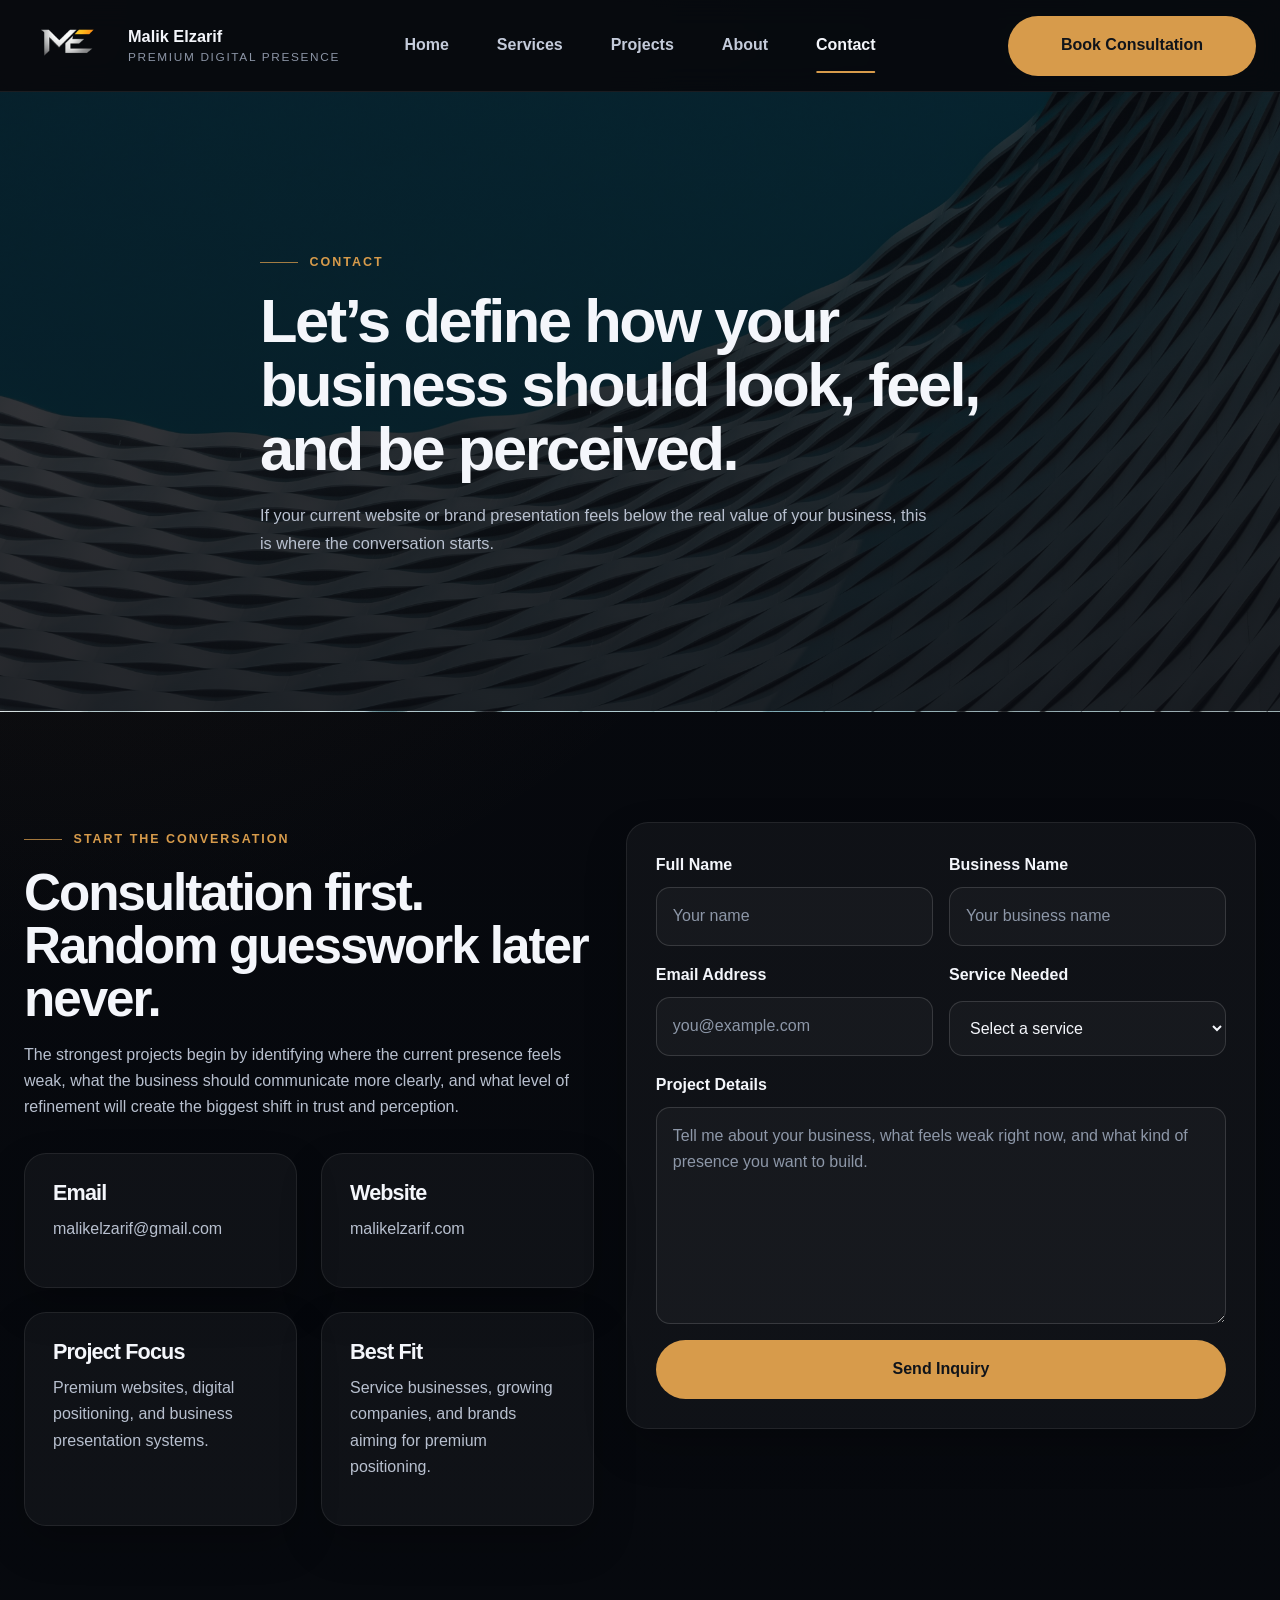
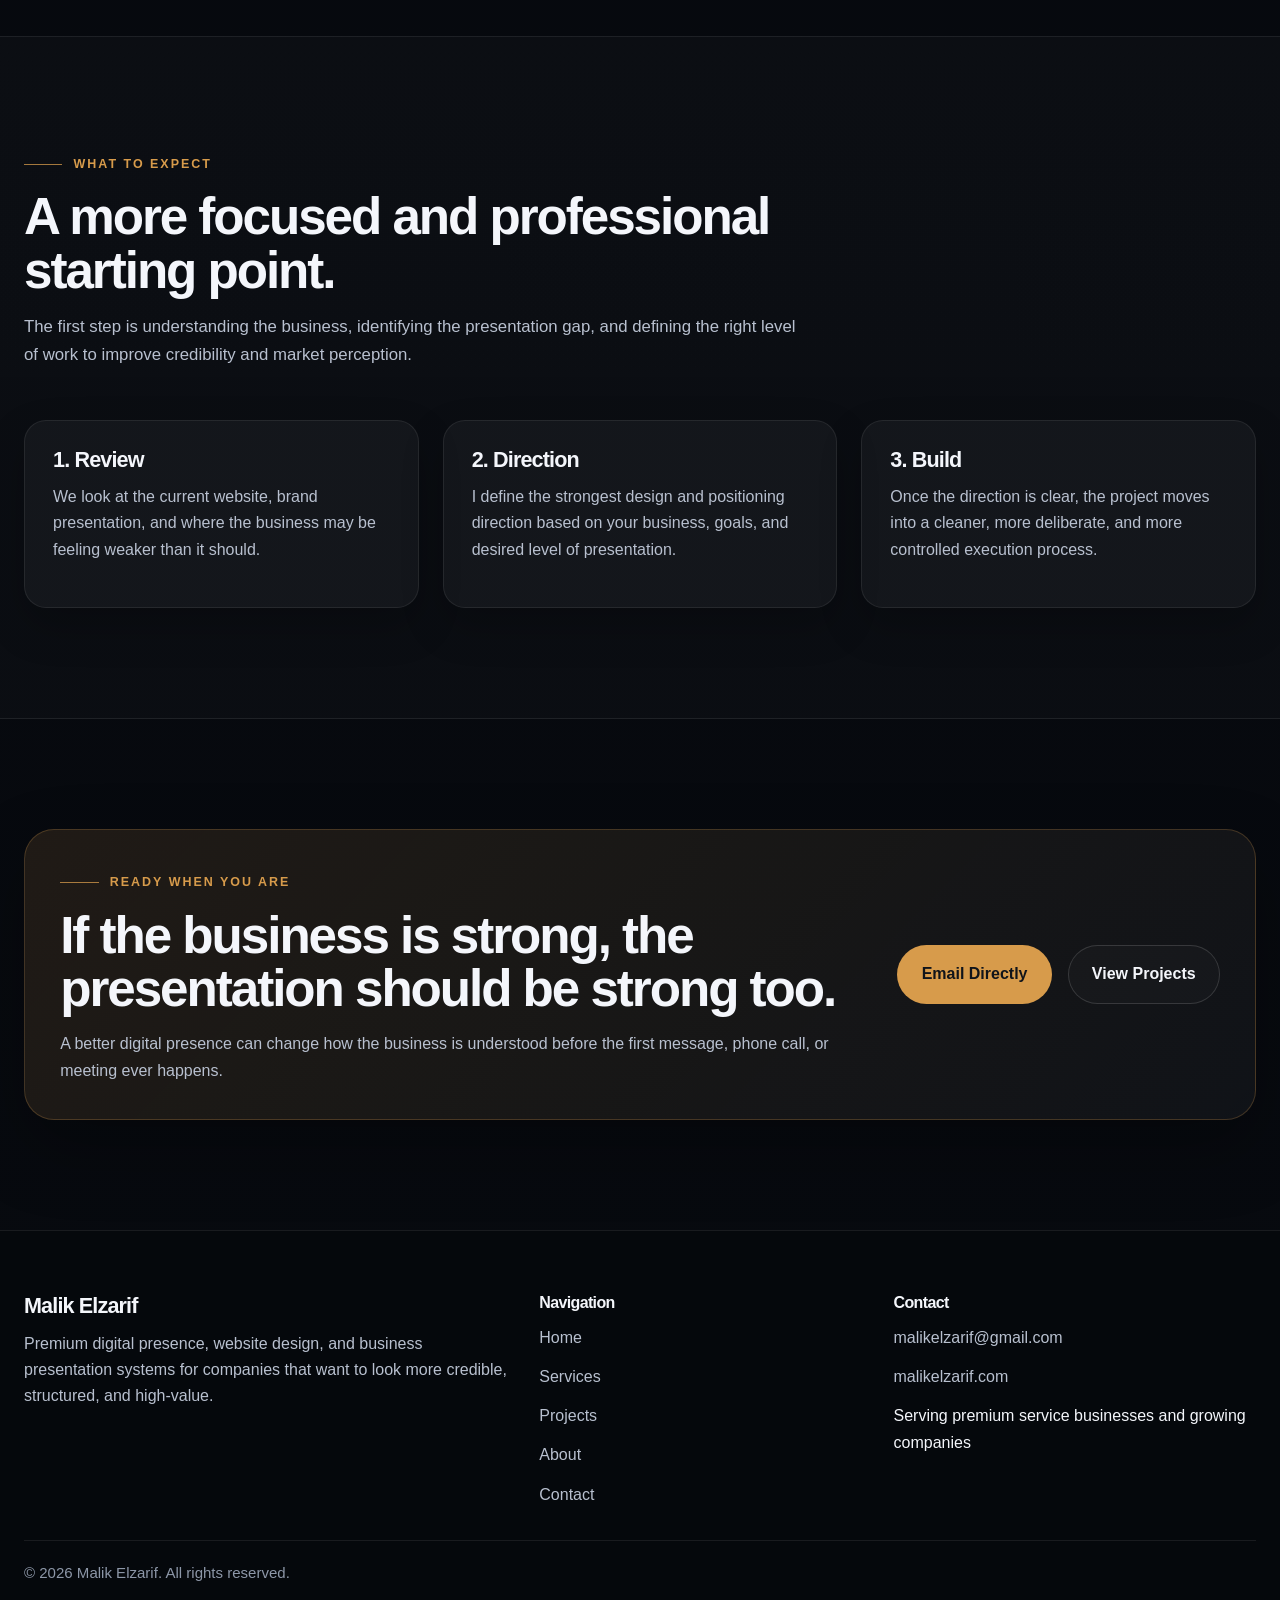
<file: contact.html>
<!DOCTYPE html>
<html lang="en">
<head>
  <meta charset="UTF-8" />
  <meta name="viewport" content="width=device-width, initial-scale=1.0" />
  <title>Contact | Malik Elzarif</title>
  <meta
    name="description"
    content="Contact Malik Elzarif to discuss premium website design, digital positioning, and business presentation for companies that want a stronger market presence."
  />
  <link rel="stylesheet" href="css/style.css" />
</head>
<body>
  <a class="skip-link" href="#main">Skip to content</a>

  <header class="site-header">
    <div class="container header-inner">
      <a href="index.html" class="brand-mark" aria-label="Malik Elzarif Home">
  <span class="brand-mark__logo">
    <img src="assets/images/logo/logo-main.png" alt="Malik Elzarif logo" />
  </span>
  <span class="brand-mark__text">
    <strong>Malik Elzarif</strong>
    <small>Premium Digital Presence</small>
  </span>
</a>

      <nav class="main-nav" aria-label="Primary navigation">
        <ul class="main-nav__list">
          <li><a href="index.html">Home</a></li>
          <li><a href="services.html">Services</a></li>
          <li><a href="projects.html">Projects</a></li>
          <li><a href="about.html">About</a></li>
          <li><a class="is-active" href="contact.html">Contact</a></li>
        </ul>
      </nav>

      <a href="contact.html" class="header-cta btn btn--primary">Book Consultation</a>

      <button
        class="nav-toggle"
        type="button"
        aria-label="Open navigation"
        aria-expanded="false"
        aria-controls="mobile-menu"
      >
        <span></span>
        <span></span>
        <span></span>
      </button>
    </div>

    <div class="mobile-menu" id="mobile-menu">
      <nav class="container mobile-nav" aria-label="Mobile navigation">
        <ul class="mobile-nav__list">
          <li><a href="index.html">Home</a></li>
          <li><a href="services.html">Services</a></li>
          <li><a href="projects.html">Projects</a></li>
          <li><a href="about.html">About</a></li>
          <li><a href="contact.html">Contact</a></li>
        </ul>
        <a href="contact.html" class="btn btn--primary btn--full">Book Consultation</a>
      </nav>
    </div>
  </header>

  <main id="main">
    <section class="page-hero page-hero--contact">
      <div class="container page-hero__content">
        <p class="eyebrow">Contact</p>
        <h1>Let’s define how your business should look, feel, and be perceived.</h1>
        <p>
          If your current website or brand presentation feels below the real value of your
          business, this is where the conversation starts.
        </p>
      </div>
    </section>

    <section class="section">
      <div class="container contact-layout">
        <div class="contact-copy">
          <p class="eyebrow">Start the Conversation</p>
          <h2>Consultation first. Random guesswork later never.</h2>
          <p>
            The strongest projects begin by identifying where the current presence feels weak,
            what the business should communicate more clearly, and what level of refinement
            will create the biggest shift in trust and perception.
          </p>

          <div class="contact-info-grid">
            <article class="contact-info-card">
              <h3>Email</h3>
              <p><a href="mailto:malikelzarif@gmail.com">malikelzarif@gmail.com</a></p>
            </article>

            <article class="contact-info-card">
              <h3>Website</h3>
              <p><a href="https://malikelzarif.com/">malikelzarif.com</a></p>
            </article>

            <article class="contact-info-card">
              <h3>Project Focus</h3>
              <p>Premium websites, digital positioning, and business presentation systems.</p>
            </article>

            <article class="contact-info-card">
              <h3>Best Fit</h3>
              <p>Service businesses, growing companies, and brands aiming for premium positioning.</p>
            </article>
          </div>
        </div>

        <div class="contact-form-wrap">
          <form class="contact-form" action="#" method="post">
            <div class="form-row">
              <div class="form-field">
                <label for="name">Full Name</label>
                <input type="text" id="name" name="name" placeholder="Your name" required />
              </div>

              <div class="form-field">
                <label for="business">Business Name</label>
                <input type="text" id="business" name="business" placeholder="Your business name" />
              </div>
            </div>

            <div class="form-row">
              <div class="form-field">
                <label for="email">Email Address</label>
                <input type="email" id="email" name="email" placeholder="you@example.com" required />
              </div>

              <div class="form-field">
                <label for="service">Service Needed</label>
                <select id="service" name="service">
                  <option value="">Select a service</option>
                  <option value="website-design">Website Design</option>
                  <option value="digital-positioning">Digital Positioning</option>
                  <option value="brand-presentation">Brand Presentation</option>
                  <option value="ongoing-support">Ongoing Support</option>
                  <option value="custom-project">Custom Project</option>
                </select>
              </div>
            </div>

            <div class="form-field">
              <label for="message">Project Details</label>
              <textarea
                id="message"
                name="message"
                rows="7"
                placeholder="Tell me about your business, what feels weak right now, and what kind of presence you want to build."
                required
              ></textarea>
            </div>

            <button type="submit" class="btn btn--primary btn--full">Send Inquiry</button>
          </form>
        </div>
      </div>
    </section>

    <section class="section section--muted">
      <div class="container">
        <div class="section-heading">
          <p class="eyebrow">What to Expect</p>
          <h2>A more focused and professional starting point.</h2>
          <p>
            The first step is understanding the business, identifying the presentation gap,
            and defining the right level of work to improve credibility and market perception.
          </p>
        </div>

        <div class="expectation-grid">
          <article class="expectation-card">
            <h3>1. Review</h3>
            <p>
              We look at the current website, brand presentation, and where the business may
              be feeling weaker than it should.
            </p>
          </article>

          <article class="expectation-card">
            <h3>2. Direction</h3>
            <p>
              I define the strongest design and positioning direction based on your business,
              goals, and desired level of presentation.
            </p>
          </article>

          <article class="expectation-card">
            <h3>3. Build</h3>
            <p>
              Once the direction is clear, the project moves into a cleaner, more deliberate,
              and more controlled execution process.
            </p>
          </article>
        </div>
      </div>
    </section>

    <section class="section section--cta">
      <div class="container cta-box">
        <div class="cta-box__content">
          <p class="eyebrow">Ready When You Are</p>
          <h2>If the business is strong, the presentation should be strong too.</h2>
          <p>
            A better digital presence can change how the business is understood before the
            first message, phone call, or meeting ever happens.
          </p>
        </div>

        <div class="cta-box__actions">
          <a href="mailto:malikelzarif@gmail.com" class="btn btn--primary">Email Directly</a>
          <a href="projects.html" class="btn btn--secondary">View Projects</a>
        </div>
      </div>
    </section>
  </main>

  <footer class="site-footer">
    <div class="container footer-grid">
      <div class="footer-brand">
        <h3>Malik Elzarif</h3>
        <p>
          Premium digital presence, website design, and business presentation systems for
          companies that want to look more credible, structured, and high-value.
        </p>
      </div>

      <div class="footer-links">
        <h4>Navigation</h4>
        <ul>
          <li><a href="index.html">Home</a></li>
          <li><a href="services.html">Services</a></li>
          <li><a href="projects.html">Projects</a></li>
          <li><a href="about.html">About</a></li>
          <li><a href="contact.html">Contact</a></li>
        </ul>
      </div>

      <div class="footer-contact">
        <h4>Contact</h4>
        <ul>
          <li><a href="mailto:malikelzarif@gmail.com">malikelzarif@gmail.com</a></li>
          <li><a href="https://malikelzarif.com/">malikelzarif.com</a></li>
          <li>Serving premium service businesses and growing companies</li>
        </ul>
      </div>
    </div>

    <div class="container footer-bottom">
      <p>© 2026 Malik Elzarif. All rights reserved.</p>
    </div>
  </footer>

  <script src="js/main.js"></script>
</body>
</html>
</file>
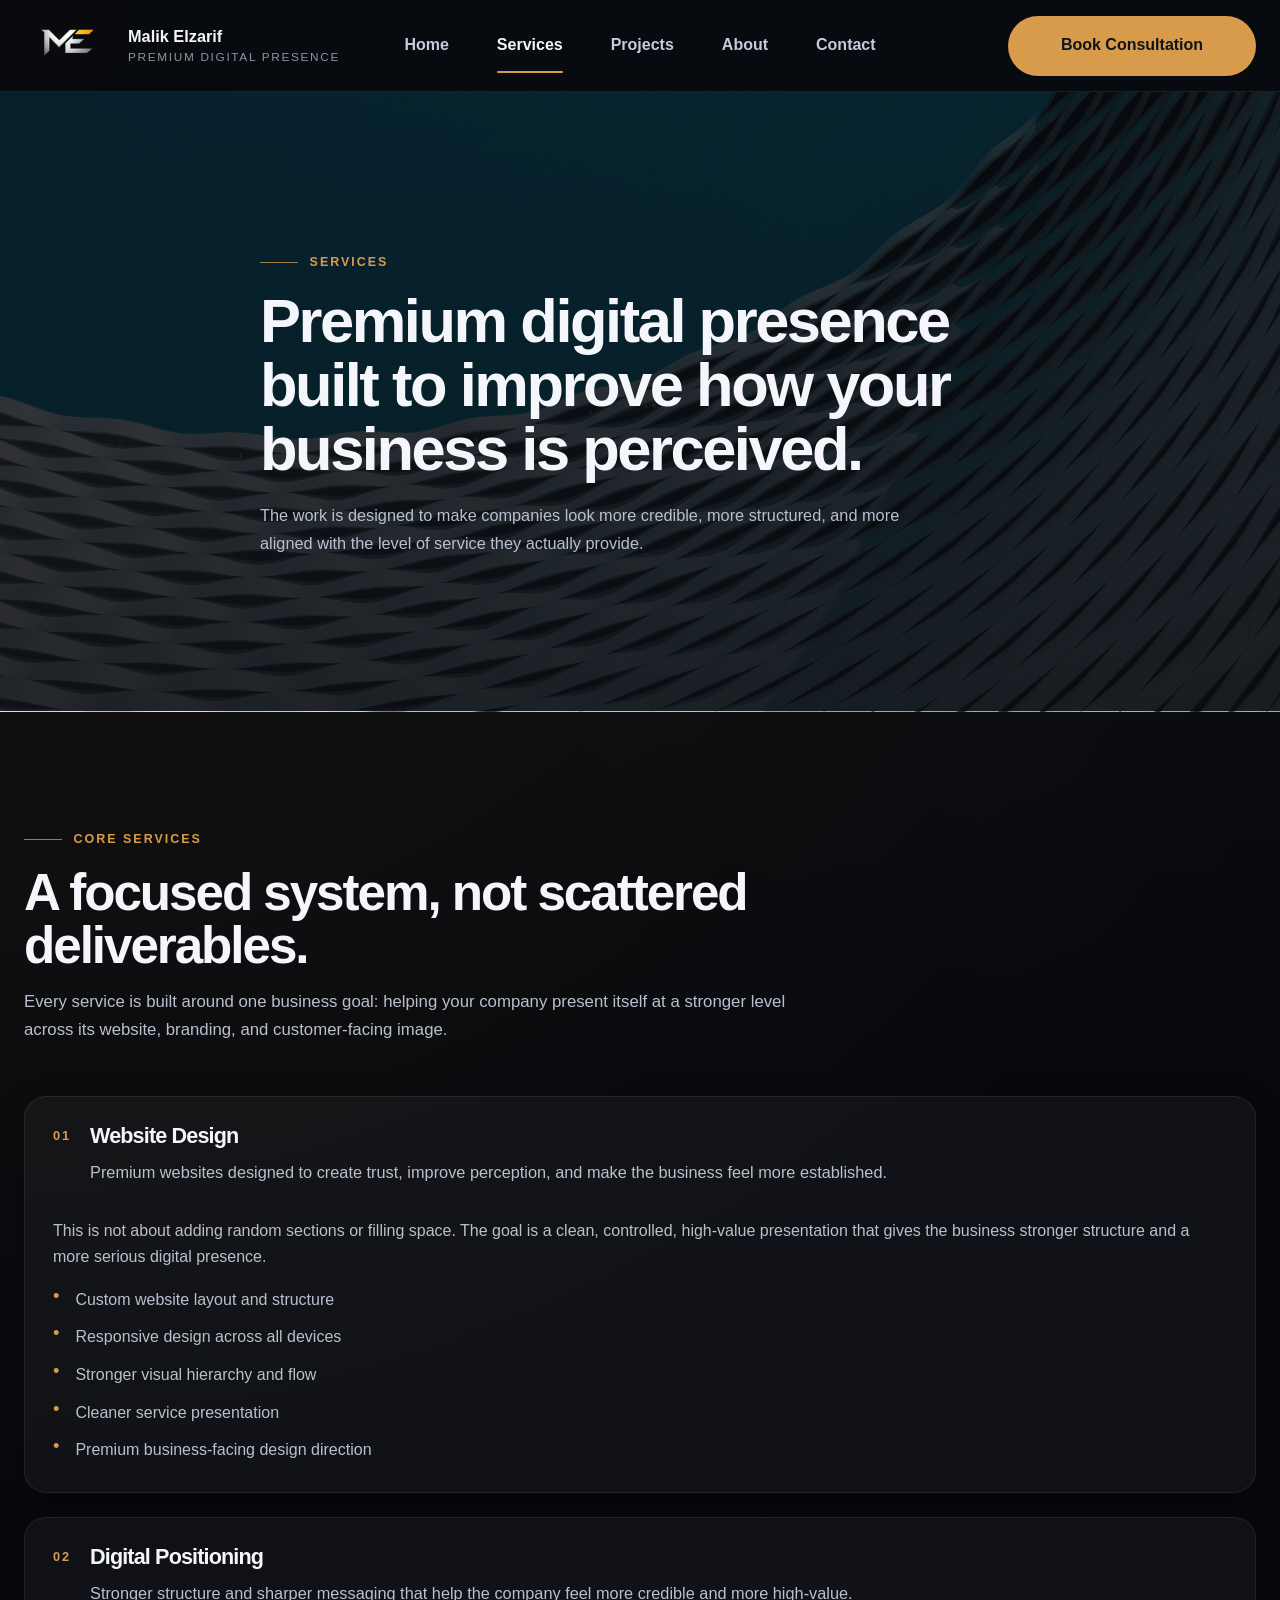
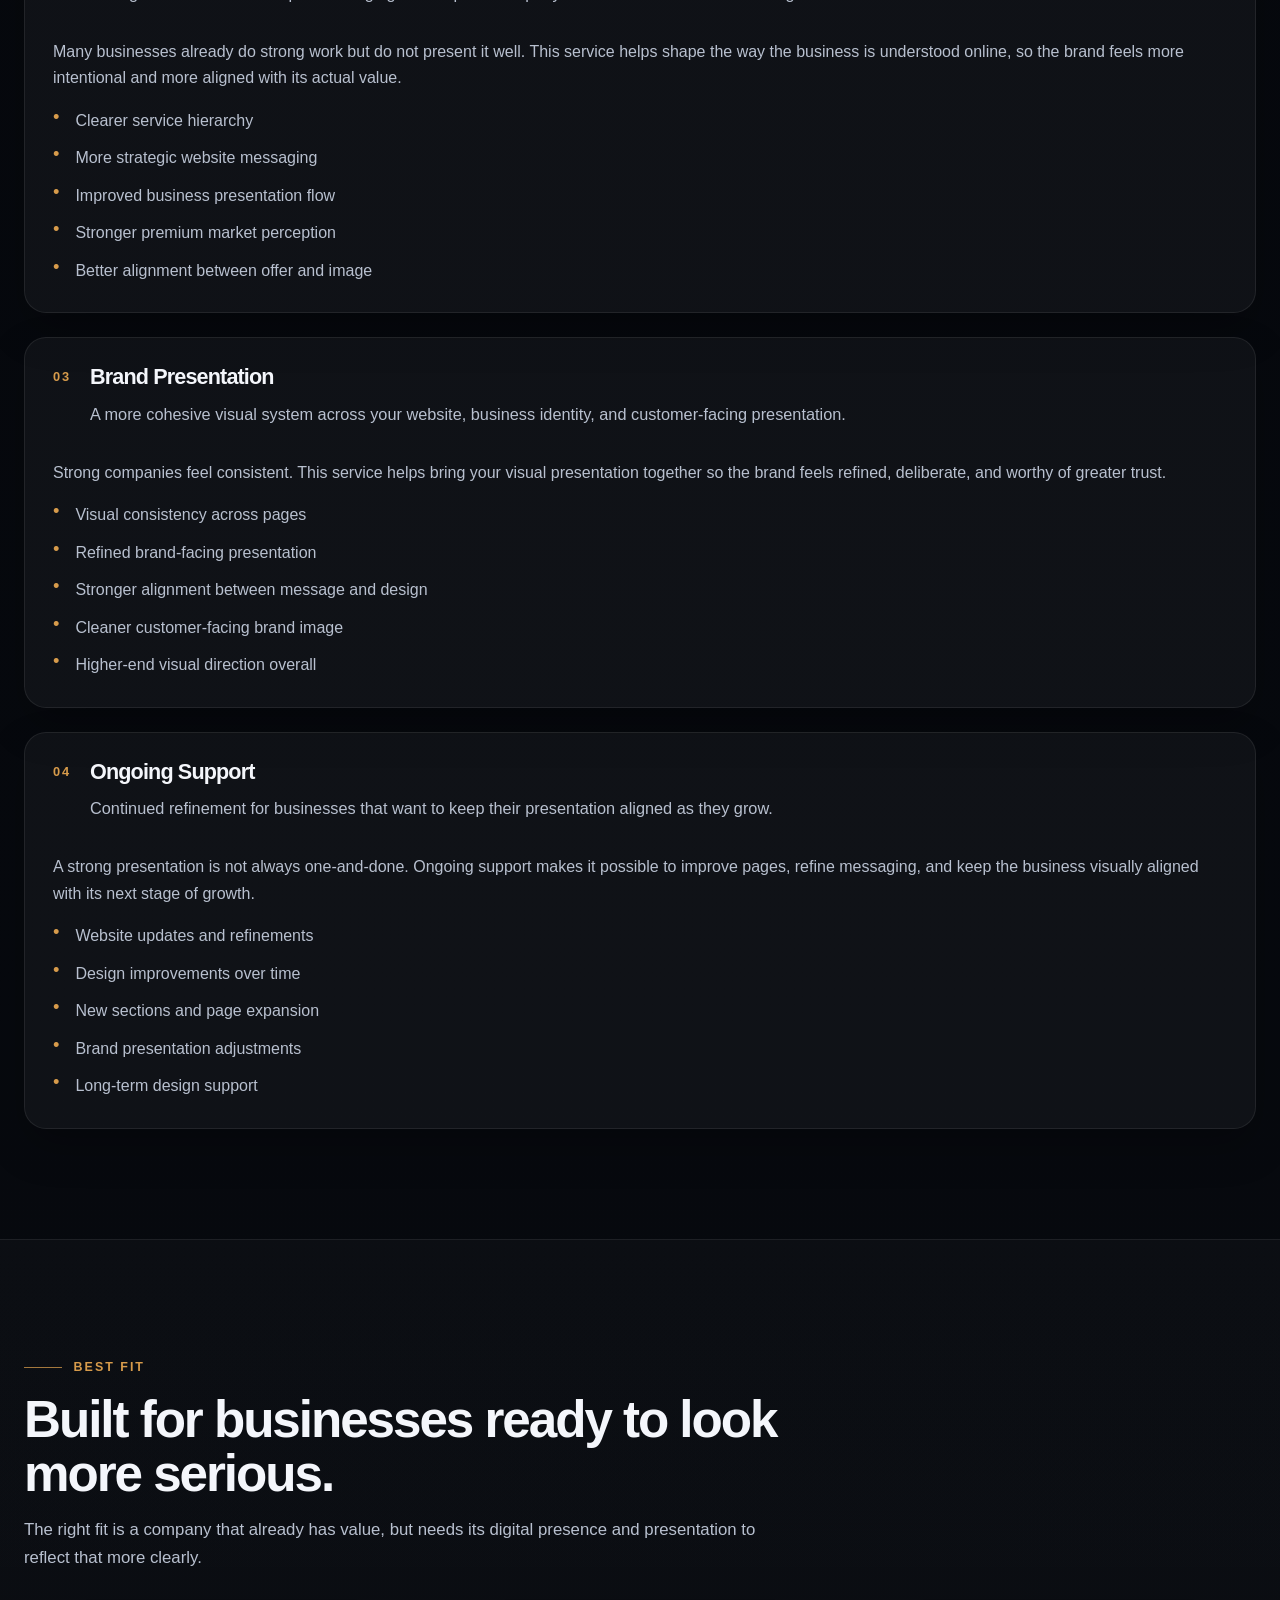
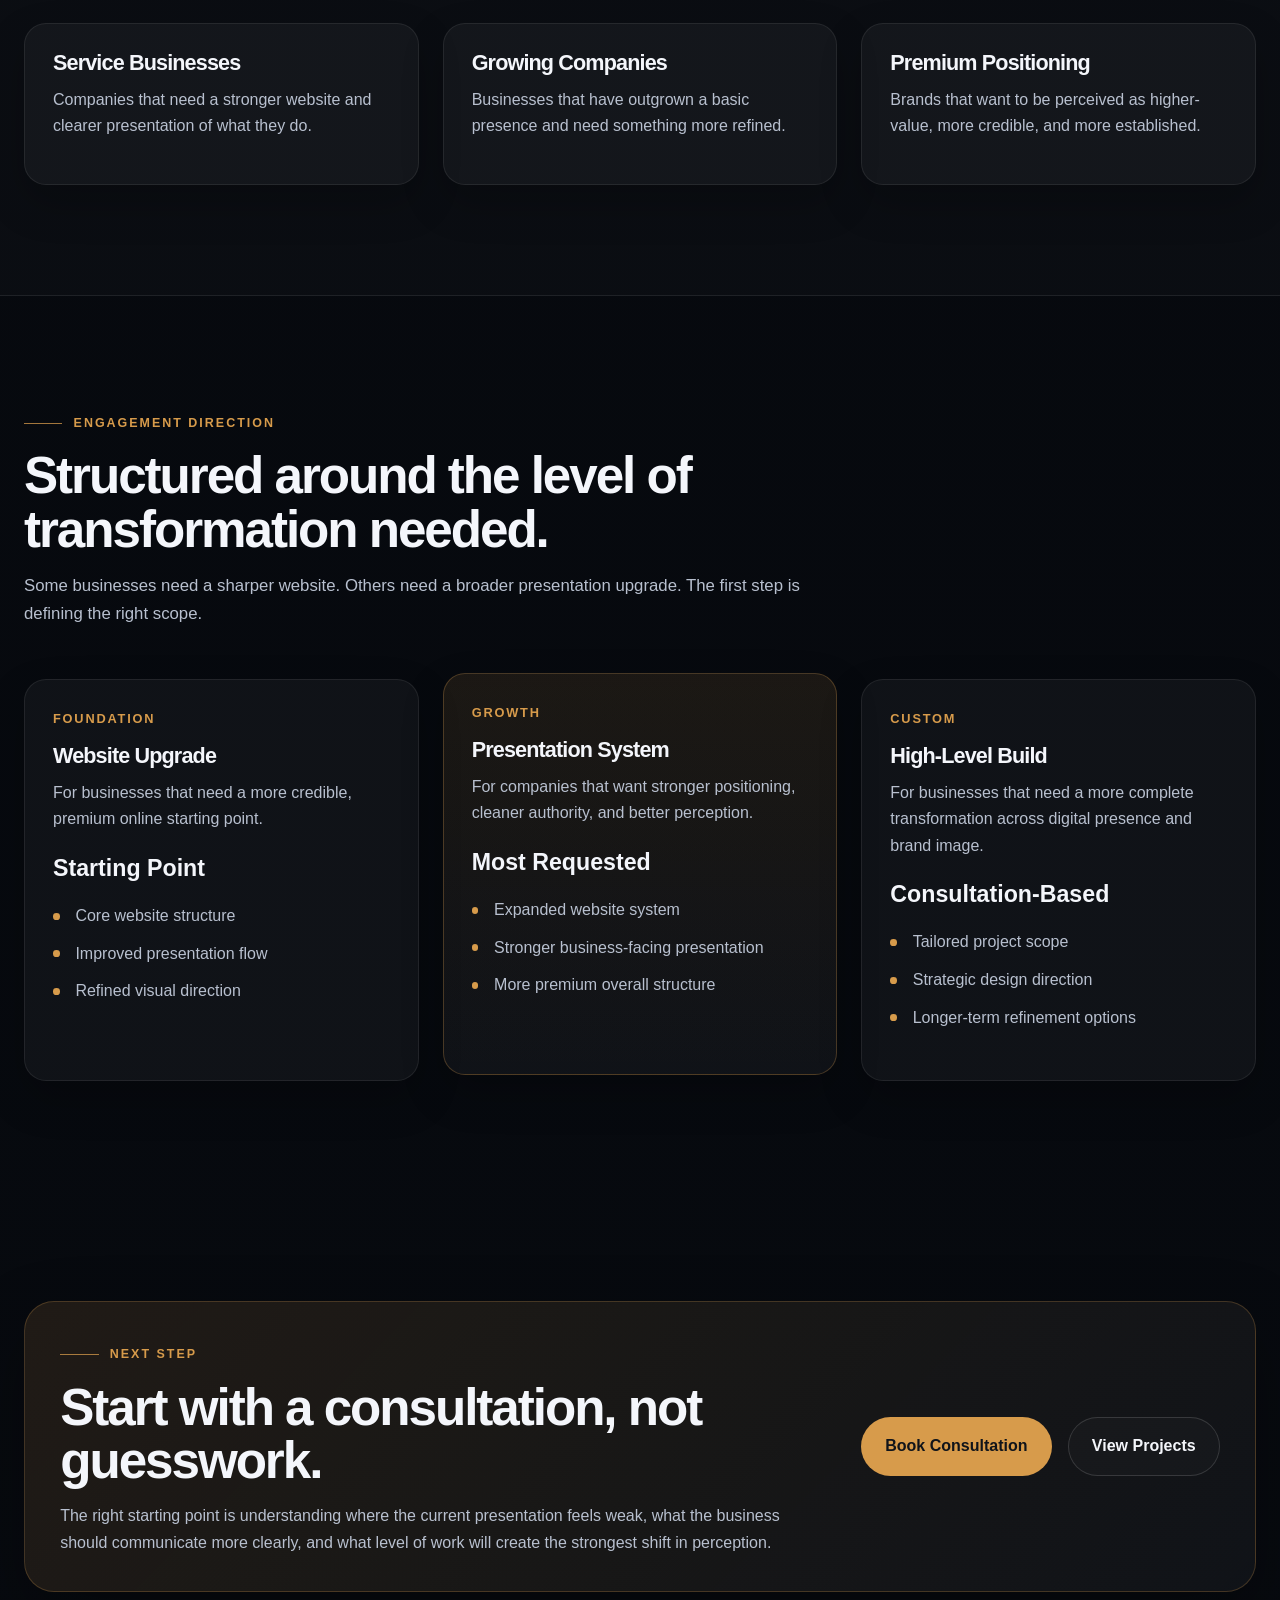
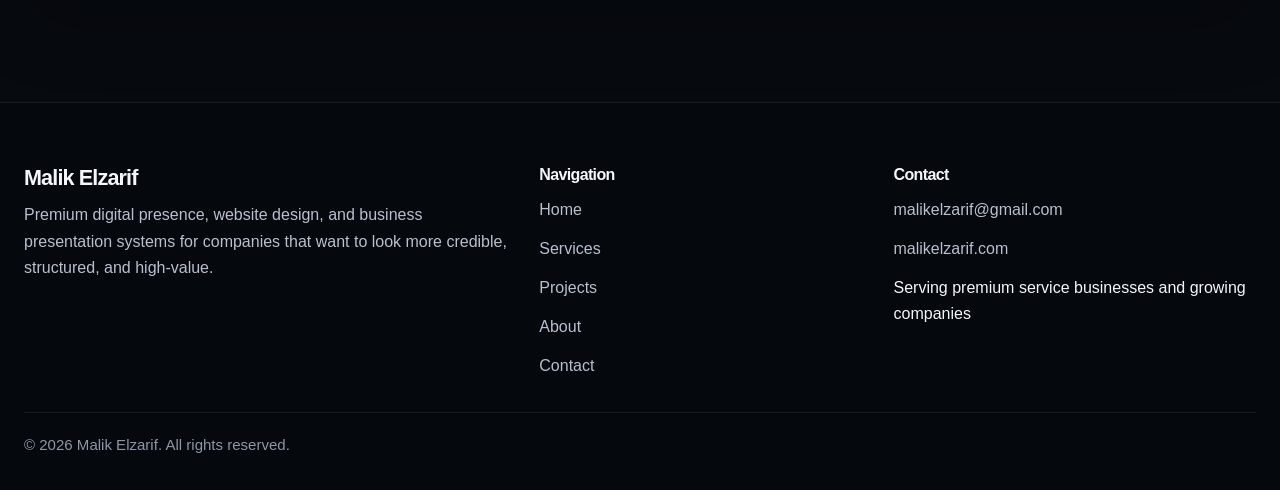
<file: services.html>
<!DOCTYPE html>
<html lang="en">
<head>
  <meta charset="UTF-8" />
  <meta name="viewport" content="width=device-width, initial-scale=1.0" />
  <title>Services | Malik Elzarif</title>
  <meta
    name="description"
    content="Premium website design, digital positioning, and business presentation services for companies that want a stronger, higher-value presence."
  />
  <link rel="stylesheet" href="css/style.css" />
</head>
<body>
  <a class="skip-link" href="#main">Skip to content</a>

  <header class="site-header">
    <div class="container header-inner">
      <a href="index.html" class="brand-mark" aria-label="Malik Elzarif Home">
  <span class="brand-mark__logo">
    <img src="assets/images/logo/logo-main.png" alt="Malik Elzarif logo" />
  </span>
  <span class="brand-mark__text">
    <strong>Malik Elzarif</strong>
    <small>Premium Digital Presence</small>
  </span>
</a>

      <nav class="main-nav" aria-label="Primary navigation">
        <ul class="main-nav__list">
          <li><a href="index.html">Home</a></li>
          <li><a class="is-active" href="services.html">Services</a></li>
          <li><a href="projects.html">Projects</a></li>
          <li><a href="about.html">About</a></li>
          <li><a href="contact.html">Contact</a></li>
        </ul>
      </nav>

      <a href="contact.html" class="header-cta btn btn--primary">Book Consultation</a>

      <button
        class="nav-toggle"
        type="button"
        aria-label="Open navigation"
        aria-expanded="false"
        aria-controls="mobile-menu"
      >
        <span></span>
        <span></span>
        <span></span>
      </button>
    </div>

    <div class="mobile-menu" id="mobile-menu">
      <nav class="container mobile-nav" aria-label="Mobile navigation">
        <ul class="mobile-nav__list">
          <li><a href="index.html">Home</a></li>
          <li><a href="services.html">Services</a></li>
          <li><a href="projects.html">Projects</a></li>
          <li><a href="about.html">About</a></li>
          <li><a href="contact.html">Contact</a></li>
        </ul>
        <a href="contact.html" class="btn btn--primary btn--full">Book Consultation</a>
      </nav>
    </div>
  </header>

  <main id="main">
    <section class="page-hero page-hero--services">
      <div class="container page-hero__content">
        <p class="eyebrow">Services</p>
        <h1>Premium digital presence built to improve how your business is perceived.</h1>
        <p>
          The work is designed to make companies look more credible, more structured,
          and more aligned with the level of service they actually provide.
        </p>
      </div>
    </section>

    <section class="section">
      <div class="container">
        <div class="section-heading">
          <p class="eyebrow">Core Services</p>
          <h2>A focused system, not scattered deliverables.</h2>
          <p>
            Every service is built around one business goal: helping your company present
            itself at a stronger level across its website, branding, and customer-facing image.
          </p>
        </div>

        <div class="service-stack">
          <article class="service-detail-card" id="website-design">
            <div class="service-detail-card__top">
              <span class="service-detail-card__number">01</span>
              <div>
                <h3>Website Design</h3>
                <p class="service-detail-card__lead">
                  Premium websites designed to create trust, improve perception, and make
                  the business feel more established.
                </p>
              </div>
            </div>

            <div class="service-detail-card__body">
              <div class="service-detail-card__content">
                <p>
                  This is not about adding random sections or filling space. The goal is a
                  clean, controlled, high-value presentation that gives the business stronger
                  structure and a more serious digital presence.
                </p>
                <ul class="check-list">
                  <li>Custom website layout and structure</li>
                  <li>Responsive design across all devices</li>
                  <li>Stronger visual hierarchy and flow</li>
                  <li>Cleaner service presentation</li>
                  <li>Premium business-facing design direction</li>
                </ul>
              </div>
            </div>
          </article>

          <article class="service-detail-card" id="digital-positioning">
            <div class="service-detail-card__top">
              <span class="service-detail-card__number">02</span>
              <div>
                <h3>Digital Positioning</h3>
                <p class="service-detail-card__lead">
                  Stronger structure and sharper messaging that help the company feel more
                  credible and more high-value.
                </p>
              </div>
            </div>

            <div class="service-detail-card__body">
              <div class="service-detail-card__content">
                <p>
                  Many businesses already do strong work but do not present it well.
                  This service helps shape the way the business is understood online,
                  so the brand feels more intentional and more aligned with its actual value.
                </p>
                <ul class="check-list">
                  <li>Clearer service hierarchy</li>
                  <li>More strategic website messaging</li>
                  <li>Improved business presentation flow</li>
                  <li>Stronger premium market perception</li>
                  <li>Better alignment between offer and image</li>
                </ul>
              </div>
            </div>
          </article>

          <article class="service-detail-card" id="brand-presentation">
            <div class="service-detail-card__top">
              <span class="service-detail-card__number">03</span>
              <div>
                <h3>Brand Presentation</h3>
                <p class="service-detail-card__lead">
                  A more cohesive visual system across your website, business identity,
                  and customer-facing presentation.
                </p>
              </div>
            </div>

            <div class="service-detail-card__body">
              <div class="service-detail-card__content">
                <p>
                  Strong companies feel consistent. This service helps bring your visual
                  presentation together so the brand feels refined, deliberate, and worthy
                  of greater trust.
                </p>
                <ul class="check-list">
                  <li>Visual consistency across pages</li>
                  <li>Refined brand-facing presentation</li>
                  <li>Stronger alignment between message and design</li>
                  <li>Cleaner customer-facing brand image</li>
                  <li>Higher-end visual direction overall</li>
                </ul>
              </div>
            </div>
          </article>

          <article class="service-detail-card" id="ongoing-support">
            <div class="service-detail-card__top">
              <span class="service-detail-card__number">04</span>
              <div>
                <h3>Ongoing Support</h3>
                <p class="service-detail-card__lead">
                  Continued refinement for businesses that want to keep their presentation
                  aligned as they grow.
                </p>
              </div>
            </div>

            <div class="service-detail-card__body">
              <div class="service-detail-card__content">
                <p>
                  A strong presentation is not always one-and-done. Ongoing support makes
                  it possible to improve pages, refine messaging, and keep the business
                  visually aligned with its next stage of growth.
                </p>
                <ul class="check-list">
                  <li>Website updates and refinements</li>
                  <li>Design improvements over time</li>
                  <li>New sections and page expansion</li>
                  <li>Brand presentation adjustments</li>
                  <li>Long-term design support</li>
                </ul>
              </div>
            </div>
          </article>
        </div>
      </div>
    </section>

    <section class="section section--muted">
      <div class="container">
        <div class="section-heading">
          <p class="eyebrow">Best Fit</p>
          <h2>Built for businesses ready to look more serious.</h2>
          <p>
            The right fit is a company that already has value, but needs its digital presence
            and presentation to reflect that more clearly.
          </p>
        </div>

        <div class="fit-grid">
          <article class="fit-card">
            <h3>Service Businesses</h3>
            <p>
              Companies that need a stronger website and clearer presentation of what they do.
            </p>
          </article>

          <article class="fit-card">
            <h3>Growing Companies</h3>
            <p>
              Businesses that have outgrown a basic presence and need something more refined.
            </p>
          </article>

          <article class="fit-card">
            <h3>Premium Positioning</h3>
            <p>
              Brands that want to be perceived as higher-value, more credible, and more established.
            </p>
          </article>
        </div>
      </div>
    </section>

    <section class="section section--pricing-preview">
      <div class="container">
        <div class="section-heading">
          <p class="eyebrow">Engagement Direction</p>
          <h2>Structured around the level of transformation needed.</h2>
          <p>
            Some businesses need a sharper website. Others need a broader presentation upgrade.
            The first step is defining the right scope.
          </p>
        </div>

        <div class="pricing-grid">
          <article class="pricing-card">
            <p class="pricing-card__label">Foundation</p>
            <h3>Website Upgrade</h3>
            <p class="pricing-card__text">
              For businesses that need a more credible, premium online starting point.
            </p>
            <p class="pricing-card__price">Starting Point</p>
            <ul>
              <li>Core website structure</li>
              <li>Improved presentation flow</li>
              <li>Refined visual direction</li>
            </ul>
          </article>

          <article class="pricing-card pricing-card--featured">
            <p class="pricing-card__label">Growth</p>
            <h3>Presentation System</h3>
            <p class="pricing-card__text">
              For companies that want stronger positioning, cleaner authority, and better perception.
            </p>
            <p class="pricing-card__price">Most Requested</p>
            <ul>
              <li>Expanded website system</li>
              <li>Stronger business-facing presentation</li>
              <li>More premium overall structure</li>
            </ul>
          </article>

          <article class="pricing-card">
            <p class="pricing-card__label">Custom</p>
            <h3>High-Level Build</h3>
            <p class="pricing-card__text">
              For businesses that need a more complete transformation across digital presence and brand image.
            </p>
            <p class="pricing-card__price">Consultation-Based</p>
            <ul>
              <li>Tailored project scope</li>
              <li>Strategic design direction</li>
              <li>Longer-term refinement options</li>
            </ul>
          </article>
        </div>
      </div>
    </section>

    <section class="section section--cta">
      <div class="container cta-box">
        <div class="cta-box__content">
          <p class="eyebrow">Next Step</p>
          <h2>Start with a consultation, not guesswork.</h2>
          <p>
            The right starting point is understanding where the current presentation feels
            weak, what the business should communicate more clearly, and what level of work
            will create the strongest shift in perception.
          </p>
        </div>

        <div class="cta-box__actions">
          <a href="contact.html" class="btn btn--primary">Book Consultation</a>
          <a href="projects.html" class="btn btn--secondary">View Projects</a>
        </div>
      </div>
    </section>
  </main>

  <footer class="site-footer">
    <div class="container footer-grid">
      <div class="footer-brand">
        <h3>Malik Elzarif</h3>
        <p>
          Premium digital presence, website design, and business presentation systems for
          companies that want to look more credible, structured, and high-value.
        </p>
      </div>

      <div class="footer-links">
        <h4>Navigation</h4>
        <ul>
          <li><a href="index.html">Home</a></li>
          <li><a href="services.html">Services</a></li>
          <li><a href="projects.html">Projects</a></li>
          <li><a href="about.html">About</a></li>
          <li><a href="contact.html">Contact</a></li>
        </ul>
      </div>

      <div class="footer-contact">
        <h4>Contact</h4>
        <ul>
          <li><a href="mailto:malikelzarif@gmail.com">malikelzarif@gmail.com</a></li>
          <li><a href="https://malikelzarif.com/">malikelzarif.com</a></li>
          <li>Serving premium service businesses and growing companies</li>
        </ul>
      </div>
    </div>

    <div class="container footer-bottom">
      <p>© 2026 Malik Elzarif. All rights reserved.</p>
    </div>
  </footer>

  <script src="js/main.js"></script>
</body>
</html>
</file>
<file: css/style.css>
/* =========================================
   RESET
========================================= */
*,
*::before,
*::after {
  box-sizing: border-box;
}

html {
  scroll-behavior: smooth;
}

body,
h1,
h2,
h3,
h4,
p,
ul,
ol,
figure {
  margin: 0;
}

ul,
ol {
  padding: 0;
  list-style: none;
}

img {
  display: block;
  width: 100%;
  max-width: 100%;
}

a {
  color: inherit;
  text-decoration: none;
}

button,
input,
select,
textarea {
  font: inherit;
}

button {
  border: 0;
  background: none;
  cursor: pointer;
}

/* =========================================
   ROOT
========================================= */
:root {
  --bg: #070a0f;
  --bg-soft: #0d121a;
  --panel: rgba(255, 255, 255, 0.04);
  --panel-strong: rgba(255, 255, 255, 0.06);

  --text: #f4f6fb;
  --text-soft: #b8c0cf;
  --text-muted: #8d97a8;

  --line: rgba(255, 255, 255, 0.08);
  --line-strong: rgba(255, 255, 255, 0.14);

  --primary: #d79b4b;
  --primary-hover: #e7b56a;

  --radius-sm: 14px;
  --radius-md: 22px;
  --radius-lg: 30px;

  --shadow-sm: 0 8px 20px rgba(0, 0, 0, 0.16);
  --shadow-md: 0 18px 42px rgba(0, 0, 0, 0.22);
  --shadow-lg: 0 28px 70px rgba(0, 0, 0, 0.28);

  --container: 1280px;
  --header-height: 92px;

  --section-space: 110px;
  --section-space-mobile: 72px;
}

/* =========================================
   BASE
========================================= */
body {
  min-height: 100vh;
  background:
    radial-gradient(circle at top left, rgba(215, 155, 75, 0.10), transparent 28%),
    radial-gradient(circle at top right, rgba(255, 255, 255, 0.03), transparent 20%),
    linear-gradient(180deg, #06080d 0%, #070a0f 100%);
  color: var(--text);
  font-family: Inter, Arial, Helvetica, sans-serif;
  line-height: 1.65;
}

main {
  overflow: hidden;
}

.container {
  width: min(calc(100% - 48px), var(--container));
  margin-inline: auto;
}

.skip-link {
  position: absolute;
  left: -9999px;
  top: 1rem;
  z-index: 9999;
  background: #ffffff;
  color: #000000;
  padding: 0.8rem 1rem;
  border-radius: 10px;
}

.skip-link:focus {
  left: 1rem;
}

h1,
h2,
h3,
h4 {
  color: var(--text);
  line-height: 1.04;
  letter-spacing: -0.04em;
}

h1 {
  font-size: clamp(2.8rem, 5.2vw, 4.8rem);
}

h2 {
  font-size: clamp(2rem, 4vw, 3.2rem);
}

h3 {
  font-size: 1.35rem;
}

p {
  color: var(--text-soft);
}

.eyebrow {
  display: inline-flex;
  align-items: center;
  gap: 0.7rem;
  margin-bottom: 1rem;
  color: var(--primary);
  font-size: 0.78rem;
  font-weight: 800;
  letter-spacing: 0.16em;
  text-transform: uppercase;
}

.eyebrow::before {
  content: "";
  width: 2.4rem;
  height: 1px;
  background: rgba(215, 155, 75, 0.75);
}

.section {
  padding: var(--section-space) 0;
}

.section--muted {
  background: linear-gradient(
    180deg,
    rgba(255, 255, 255, 0.02),
    rgba(255, 255, 255, 0.015)
  );
  border-top: 1px solid var(--line);
  border-bottom: 1px solid var(--line);
}

.section-heading {
  max-width: 780px;
  margin-bottom: 3.25rem;
}

.section-heading p:last-child {
  margin-top: 1rem;
  font-size: 1.05rem;
}

/* =========================================
   BUTTONS
========================================= */
.btn {
  display: inline-flex;
  align-items: center;
  justify-content: center;
  min-height: 54px;
  padding: 0.95rem 1.45rem;
  border: 1px solid transparent;
  border-radius: 999px;
  font-weight: 700;
  transition:
    transform 0.25s ease,
    background-color 0.25s ease,
    border-color 0.25s ease,
    color 0.25s ease;
}

.btn:hover {
  transform: translateY(-2px);
}

.btn--primary {
  background: var(--primary);
  color: #10141a;
}

.btn--primary:hover {
  background: var(--primary-hover);
}

.btn--secondary {
  background: rgba(255, 255, 255, 0.02);
  border-color: var(--line-strong);
  color: var(--text);
}

.btn--secondary:hover {
  background: rgba(255, 255, 255, 0.05);
  border-color: rgba(215, 155, 75, 0.42);
}

.btn--full {
  width: 100%;
}

/* =========================================
   GLOBAL HEADER
========================================= */
.site-header {
  position: sticky;
  top: 0;
  z-index: 1000;
  height: var(--header-height);
  background: rgba(7, 10, 15, 0.92);
  backdrop-filter: blur(14px);
  border-bottom: 1px solid rgba(255, 255, 255, 0.08);
}

.header-inner {
  height: 100%;
  display: grid;
  grid-template-columns: 320px 1fr 320px;
  align-items: center;
  gap: 0;
}

.brand-mark {
  display: inline-flex;
  align-items: center;
  gap: 18px;
  justify-self: start;
  min-width: 0;
}

.brand-mark__logo {
  width: 86px;
  height: 86px;
  display: flex;
  align-items: center;
  justify-content: center;
  flex: 0 0 86px;
}

.brand-mark__logo img {
  width: 100%;
  height: 100%;
  object-fit: contain;
}

.brand-mark__text {
  display: flex;
  flex-direction: column;
  justify-content: center;
  line-height: 1.05;
}

.brand-mark__text strong {
  color: #f4f6fb;
  font-size: 1.02rem;
  font-weight: 700;
}

.brand-mark__text small {
  margin-top: 6px;
  color: #8c95a6;
  font-size: 0.74rem;
  letter-spacing: 0.14em;
  text-transform: uppercase;
  white-space: nowrap;
}

.main-nav {
  display: flex;
  justify-content: center;
  align-items: center;
  height: 100%;
}

.main-nav__list {
  display: flex;
  align-items: center;
  justify-content: center;
  gap: 48px;
  height: 100%;
}

.main-nav__list li {
  display: flex;
  align-items: center;
  height: 100%;
}

.main-nav__list a {
  position: relative;
  display: inline-flex;
  align-items: center;
  justify-content: center;
  height: 100%;
  color: #c4cbda;
  font-size: 1rem;
  font-weight: 600;
  transition: color 0.25s ease;
}

.main-nav__list a:hover,
.main-nav__list a.is-active {
  color: #f4f6fb;
}

.main-nav__list a::after {
  content: "";
  position: absolute;
  left: 50%;
  bottom: 18px;
  width: 100%;
  height: 2px;
  border-radius: 999px;
  background: #d79b4b;
  transform: translateX(-50%) scaleX(0);
  transform-origin: center;
  transition: transform 0.25s ease;
}

.main-nav__list a:hover::after,
.main-nav__list a.is-active::after {
  transform: translateX(-50%) scaleX(1);
}

.header-cta {
  justify-self: end;
  min-width: 248px;
  min-height: 60px;
  padding: 0 28px;
}

.nav-toggle {
  display: none;
  width: 48px;
  height: 48px;
  align-items: center;
  justify-content: center;
  flex-direction: column;
  gap: 4px;
  border: 1px solid rgba(255, 255, 255, 0.10);
  border-radius: 12px;
}

.nav-toggle span {
  width: 18px;
  height: 2px;
  background: #f4f6fb;
  border-radius: 999px;
}

.mobile-menu {
  display: none;
  border-top: 1px solid rgba(255, 255, 255, 0.08);
  background: rgba(8, 11, 16, 0.98);
}

.mobile-menu.is-open {
  display: block;
}

.mobile-nav {
  padding: 18px 0 24px;
}

.mobile-nav__list {
  display: grid;
  gap: 0;
  margin-bottom: 16px;
}

.mobile-nav__list a {
  display: block;
  padding: 16px 0;
  border-bottom: 1px solid rgba(255, 255, 255, 0.08);
  color: #c4cbda;
  font-weight: 600;
}

/* =========================================
   GLOBAL HERO SYSTEM
========================================= */
.page-hero {
  position: relative;
  min-height: 620px;
  display: flex;
  align-items: center;
  border-bottom: 1px solid var(--line);
  background-position: center;
  background-size: cover;
  background-repeat: no-repeat;
}

.page-hero::before {
  content: "";
  position: absolute;
  inset: 0;
  background: linear-gradient(rgba(8, 10, 15, 0.78), rgba(8, 10, 15, 0.88));
  pointer-events: none;
}

.page-hero .container {
  position: relative;
  z-index: 1;
}

.page-hero--home {
  background-image: url("../assets/images/hero/hero-home.jpg");
}

.page-hero--services {
  background-image: url("../assets/images/hero/hero-services.jpg");
}

.page-hero--projects {
  background-image: url("../assets/images/hero/hero-projects.jpg");
}

.page-hero--about {
  background-image: url("../assets/images/hero/hero-about.jpg");
}

.page-hero--contact {
  background-image: url("../assets/images/hero/hero-contact.jpg");
}

.page-hero__content {
  max-width: 760px;
  padding: 4rem 0;
}

.page-hero__content h1 {
  max-width: 760px;
  font-size: clamp(2.5rem, 4.8vw, 4.4rem);
  line-height: 1.04;
  letter-spacing: -0.04em;
}

.page-hero__content p:last-child {
  margin-top: 1.25rem;
  max-width: 680px;
  font-size: 1.02rem;
  line-height: 1.75;
}

.hero__actions,
.featured-project__actions,
.case-study__actions,
.cta-box__actions {
  display: flex;
  flex-wrap: wrap;
  gap: 1rem;
}

.hero__actions {
  margin-top: 2rem;
}

.hero__points {
  display: grid;
  gap: 0.85rem;
  margin-top: 2rem;
}

.hero__points li {
  position: relative;
  padding-left: 1.55rem;
  color: var(--text-soft);
  font-weight: 500;
}

.hero__points li::before {
  content: "";
  position: absolute;
  left: 0;
  top: 0.62rem;
  width: 0.48rem;
  height: 0.48rem;
  border-radius: 50%;
  background: var(--primary);
  box-shadow: 0 0 0 6px rgba(215, 155, 75, 0.12);
}

/* =========================================
   SHARED MEDIA BLOCKS
========================================= */
.featured-project__media,
.case-study__media,
.project-card__image,
.about-intro__media {
  overflow: hidden;
  border-radius: var(--radius-lg);
  border: 1px solid var(--line);
  background: rgba(255, 255, 255, 0.03);
  box-shadow: var(--shadow-lg);
}

.featured-project__media img,
.case-study__media img,
.project-card__image img,
.about-intro__media img {
  width: 100%;
  height: 100%;
  object-fit: cover;
}

/* =========================================
   SHARED CARD SYSTEM
========================================= */
.value-card,
.service-card,
.fit-card,
.pricing-card,
.project-card,
.result-card,
.approach-card,
.expectation-card,
.contact-info-card,
.info-card,
.service-detail-card,
.contact-form-wrap,
.case-study__stat,
.featured-project__meta > div {
  border: 1px solid var(--line);
  border-radius: var(--radius-md);
  background: var(--panel);
  box-shadow: var(--shadow-md);
}

.value-card,
.service-card,
.fit-card,
.pricing-card,
.result-card,
.approach-card,
.expectation-card,
.contact-info-card,
.info-card,
.service-detail-card {
  padding: 1.75rem;
}

.value-grid,
.service-grid,
.fit-grid,
.pricing-grid,
.project-grid,
.results-grid,
.approach-grid,
.expectation-grid,
.contact-info-grid {
  display: grid;
  gap: 1.5rem;
}

.value-grid,
.fit-grid,
.project-grid,
.results-grid,
.approach-grid,
.expectation-grid {
  grid-template-columns: repeat(3, minmax(0, 1fr));
}

.service-grid {
  grid-template-columns: repeat(4, minmax(0, 1fr));
}

.pricing-grid {
  grid-template-columns: repeat(3, minmax(0, 1fr));
  align-items: stretch;
}

.contact-info-grid {
  grid-template-columns: repeat(2, minmax(0, 1fr));
}

.service-card__number,
.service-detail-card__number,
.pricing-card__label,
.project-card__tag {
  display: inline-block;
  margin-bottom: 0.9rem;
  color: var(--primary);
  font-size: 0.8rem;
  font-weight: 800;
  letter-spacing: 0.14em;
  text-transform: uppercase;
}

.value-card h3,
.service-card h3,
.fit-card h3,
.pricing-card h3,
.project-card h3,
.result-card h3,
.approach-card h3,
.expectation-card h3,
.contact-info-card h3,
.info-card h3,
.service-detail-card h3 {
  margin-bottom: 0.75rem;
}

.value-card p,
.service-card p,
.fit-card p,
.pricing-card p,
.project-card p,
.result-card p,
.approach-card p,
.expectation-card p,
.contact-info-card p,
.service-detail-card p {
  margin-bottom: 1rem;
}

/* =========================================
   FEATURED PROJECT
========================================= */
.featured-project {
  display: grid;
  grid-template-columns: 0.95fr 1.05fr;
  gap: 2rem;
  align-items: center;
}

.featured-project__media {
  min-height: 520px;
}

.featured-project__intro {
  margin-top: 1rem;
  font-size: 1.04rem;
}

.featured-project__meta {
  display: grid;
  gap: 1rem;
  margin-top: 1.7rem;
}

.featured-project__meta > div {
  padding: 1rem 1.1rem;
}

.featured-project__meta h3 {
  margin-bottom: 0.35rem;
  font-size: 1rem;
}

.featured-project__actions {
  margin-top: 1.8rem;
}

/* =========================================
   PRICING
========================================= */
.pricing-card {
  display: flex;
  flex-direction: column;
}

.pricing-card__text {
  margin-bottom: 1rem;
}

.pricing-card__price {
  margin-bottom: 1rem;
  color: var(--text);
  font-size: 1.45rem;
  font-weight: 800;
}

.pricing-card ul {
  display: grid;
  gap: 0.7rem;
  margin-bottom: 1.3rem;
}

.pricing-card li,
.check-list li,
.info-card li {
  position: relative;
  padding-left: 1.4rem;
  color: var(--text-soft);
}

.pricing-card li::before,
.info-card li::before {
  content: "";
  position: absolute;
  left: 0;
  top: 0.62rem;
  width: 0.42rem;
  height: 0.42rem;
  border-radius: 50%;
  background: var(--primary);
}

.pricing-card .btn {
  margin-top: auto;
}

.pricing-card--featured {
  border-color: rgba(215, 155, 75, 0.28);
  background: linear-gradient(
    180deg,
    rgba(215, 155, 75, 0.10),
    rgba(255, 255, 255, 0.04)
  );
  transform: translateY(-6px);
}

/* =========================================
   CTA
========================================= */
.cta-box {
  display: grid;
  grid-template-columns: 1.2fr auto;
  gap: 2rem;
  align-items: center;
  padding: 2.2rem;
  border: 1px solid rgba(215, 155, 75, 0.24);
  border-radius: var(--radius-lg);
  background: linear-gradient(
    135deg,
    rgba(215, 155, 75, 0.12),
    rgba(255, 255, 255, 0.04)
  );
  box-shadow: var(--shadow-lg);
}

.cta-box__content p:last-child {
  margin-top: 1rem;
}

/* =========================================
   SERVICES PAGE
========================================= */
.service-stack {
  display: grid;
  gap: 1.5rem;
}

.service-detail-card__top {
  display: flex;
  align-items: flex-start;
  gap: 1.2rem;
  margin-bottom: 1rem;
}

.service-detail-card__lead {
  margin-top: 0.45rem;
  font-size: 1.02rem;
}

.check-list {
  display: grid;
  gap: 0.7rem;
}

.check-list li::before {
  content: "•";
  position: absolute;
  left: 0;
  top: 0;
  color: var(--primary);
  font-size: 1.15rem;
  line-height: 1;
}

/* =========================================
   PROJECTS PAGE
========================================= */
.case-study {
  display: grid;
  grid-template-columns: 0.95fr 1.05fr;
  gap: 2rem;
  align-items: start;
}

.case-study__media {
  min-height: 560px;
}

.case-study__stats {
  display: grid;
  grid-template-columns: repeat(3, minmax(0, 1fr));
  gap: 1rem;
  margin-bottom: 1.5rem;
}

.case-study__stat {
  padding: 1rem;
}

.case-study__stat span {
  display: block;
  margin-bottom: 0.35rem;
  color: var(--text-muted);
  font-size: 0.8rem;
  letter-spacing: 0.08em;
  text-transform: uppercase;
}

.case-study__stat strong {
  color: var(--text);
}

.case-study__section + .case-study__section {
  margin-top: 1.2rem;
}

.case-study__section p {
  margin-top: 0.55rem;
}

.case-study__actions {
  margin-top: 1.8rem;
}

.project-card {
  overflow: hidden;
  padding: 0;
}

.project-card__image {
  border: 0;
  border-bottom: 1px solid var(--line);
  border-radius: 0;
  box-shadow: none;
}

.project-card__image img {
  aspect-ratio: 16 / 10;
}

.project-card__content {
  padding: 1.5rem;
}

/* =========================================
   ABOUT PAGE
========================================= */
.about-intro {
  display: grid;
  grid-template-columns: 0.9fr 1.1fr;
  gap: 2rem;
  align-items: center;
}

.about-intro__media {
  min-height: 560px;
}

.about-intro__content p + p,
.story-block__content p + p {
  margin-top: 1rem;
}

.story-block {
  display: grid;
  grid-template-columns: 1.15fr 0.85fr;
  gap: 2rem;
  align-items: start;
}

.info-card ul {
  display: grid;
  gap: 0.75rem;
  margin-top: 1rem;
}

/* =========================================
   CONTACT PAGE
========================================= */
.contact-layout {
  display: grid;
  grid-template-columns: 0.95fr 1.05fr;
  gap: 2rem;
  align-items: start;
}

.contact-copy > h2 + p {
  margin-top: 1rem;
}

.contact-info-grid {
  margin-top: 2rem;
}

.contact-form-wrap {
  padding: 1.8rem;
}

.contact-form {
  display: grid;
  gap: 1rem;
}

.form-row {
  display: grid;
  grid-template-columns: repeat(2, minmax(0, 1fr));
  gap: 1rem;
}

.form-field {
  display: grid;
  gap: 0.55rem;
}

.form-field label {
  color: var(--text);
  font-weight: 600;
}

.form-field input,
.form-field select,
.form-field textarea {
  width: 100%;
  padding: 0.95rem 1rem;
  border: 1px solid var(--line-strong);
  border-radius: 14px;
  background: rgba(255, 255, 255, 0.03);
  color: var(--text);
  outline: none;
  transition:
    border-color 0.25s ease,
    background-color 0.25s ease;
}

.form-field input::placeholder,
.form-field textarea::placeholder {
  color: var(--text-muted);
}

.form-field input:focus,
.form-field select:focus,
.form-field textarea:focus {
  border-color: rgba(215, 155, 75, 0.52);
  background: rgba(255, 255, 255, 0.05);
}

.form-field textarea {
  resize: vertical;
  min-height: 180px;
}

/* =========================================
   FOOTER
========================================= */
.site-footer {
  padding-top: 4rem;
  border-top: 1px solid var(--line);
  background: rgba(6, 8, 12, 0.82);
}

.footer-grid {
  display: grid;
  grid-template-columns: 1.2fr 0.8fr 0.9fr;
  gap: 2rem;
  padding-bottom: 2rem;
}

.footer-links h4,
.footer-contact h4 {
  margin-bottom: 0.8rem;
}

.footer-brand p,
.footer-links li,
.footer-contact li {
  margin-top: 0.8rem;
}

.footer-links a,
.footer-contact a {
  color: var(--text-soft);
  transition: color 0.25s ease;
}

.footer-links a:hover,
.footer-contact a:hover {
  color: var(--text);
}

.footer-bottom {
  padding: 1.25rem 0 2rem;
  border-top: 1px solid var(--line);
}

.footer-bottom p {
  color: var(--text-muted);
  font-size: 0.94rem;
}

/* =========================================
   RESPONSIVE
========================================= */
@media (max-width: 1100px) {
  .site-header {
    height: 82px;
  }

  .main-nav,
  .header-cta {
    display: none;
  }

  .header-inner {
    display: flex;
    align-items: center;
    justify-content: space-between;
  }

  .brand-mark__logo {
    width: 58px;
    height: 58px;
    flex-basis: 58px;
    font-size: 1.55rem;
  }

  .brand-mark__text strong {
    font-size: 0.94rem;
  }

  .brand-mark__text small {
    font-size: 0.66rem;
  }

  .nav-toggle {
    display: inline-flex;
  }

  .page-hero {
    min-height: 500px;
  }

  .featured-project,
  .case-study,
  .about-intro,
  .story-block,
  .contact-layout,
  .cta-box {
    grid-template-columns: 1fr;
  }

  .featured-project__media,
  .case-study__media,
  .about-intro__media {
    min-height: 420px;
  }

  .service-grid {
    grid-template-columns: repeat(2, minmax(0, 1fr));
  }

  .value-grid,
  .fit-grid,
  .project-grid,
  .results-grid,
  .approach-grid,
  .expectation-grid,
  .pricing-grid {
    grid-template-columns: repeat(2, minmax(0, 1fr));
  }

  .footer-grid {
    grid-template-columns: 1fr 1fr;
  }
}

@media (max-width: 980px) {
  .page-hero__content {
    max-width: 100%;
    padding: 3rem 0;
  }

  .page-hero__content h1 {
    max-width: 100%;
    font-size: clamp(2.2rem, 7vw, 3.4rem);
  }

  .page-hero__content p:last-child {
    max-width: 100%;
    font-size: 1rem;
  }

  .section {
    padding: var(--section-space-mobile) 0;
  }

  .service-grid,
  .value-grid,
  .fit-grid,
  .pricing-grid,
  .project-grid,
  .results-grid,
  .approach-grid,
  .expectation-grid,
  .contact-info-grid,
  .case-study__stats,
  .form-row {
    grid-template-columns: 1fr;
  }
}

@media (max-width: 640px) {
  .site-header {
    height: 76px;
  }

  .container {
    width: min(calc(100% - 24px), var(--container));
  }

  .brand-mark {
    gap: 12px;
  }

  .brand-mark__logo {
    width: 50px;
    height: 50px;
    flex-basis: 50px;
    font-size: 1.3rem;
    border-radius: 14px;
  }

  .brand-mark__text strong {
    font-size: 0.88rem;
  }

  .brand-mark__text small {
    font-size: 0.6rem;
    letter-spacing: 0.12em;
  }

  h1 {
    font-size: clamp(2rem, 9vw, 2.9rem);
  }

  h2 {
    font-size: clamp(1.7rem, 7vw, 2.4rem);
  }

  .page-hero {
    min-height: 440px;
  }

  .hero__actions,
  .featured-project__actions,
  .case-study__actions,
  .cta-box__actions {
    flex-direction: column;
  }

  .btn {
    width: 100%;
  }

  .value-card,
  .service-card,
  .fit-card,
  .pricing-card,
  .result-card,
  .approach-card,
  .expectation-card,
  .contact-info-card,
  .info-card,
  .service-detail-card,
  .contact-form-wrap,
  .project-card__content {
    padding: 1.25rem;
  }

  .footer-grid {
    grid-template-columns: 1fr;
  }
}
</file>
